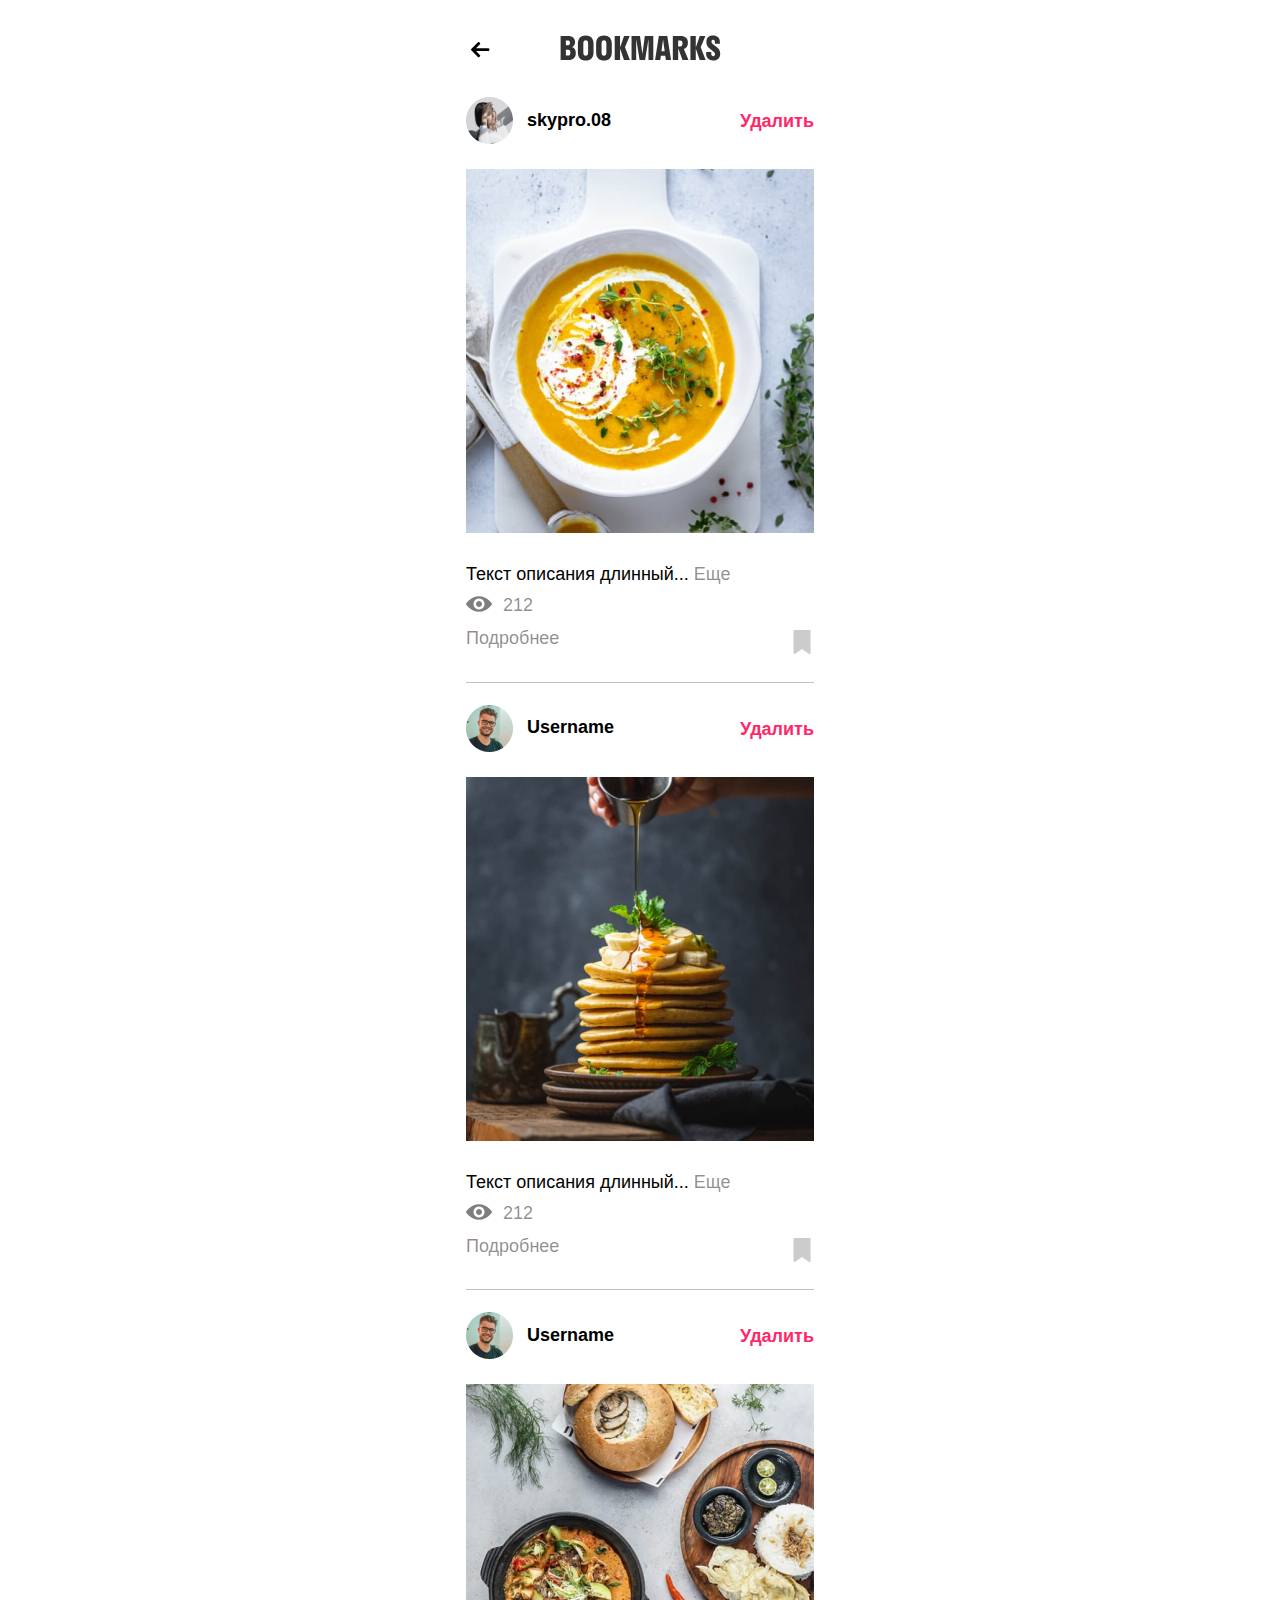
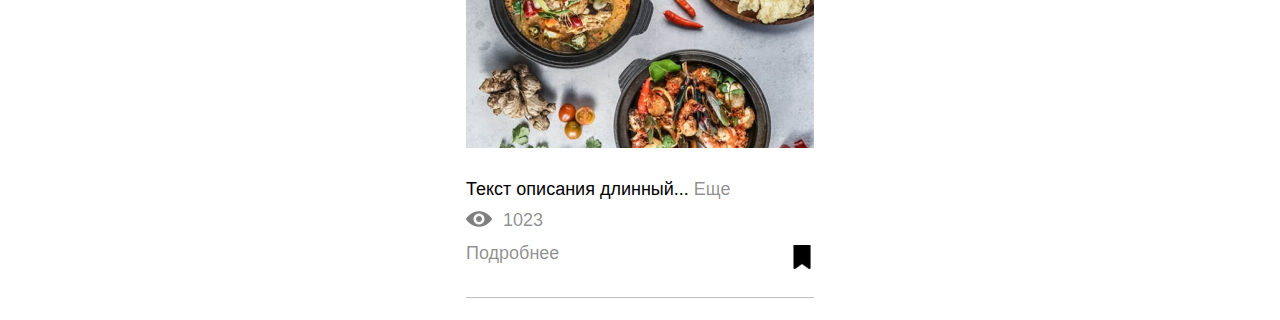
<file: templates/bookmarks.html>
<!DOCTYPE html>
<html lang="ru">

<head>
  <meta charset="UTF-8">
  <meta name="viewport" content="width=device-width, initial-scale=1.0">
  <title>SKYPROGRAM bookmarks</title>
  <link href="../static/css/styles.min.css" rel="stylesheet">
</head>

<body>
  <header class="container header">
    <div class="header__wrapper">
      <a href="/" class="header__btn-back">
        <svg class="header__btn-icon" width="19" height="16">
          <use xmlns:xlink="http://www.w3.org/1999/xlink" xlink:href="#back"></use>
        </svg>
      </a>
      <a href="/" class="header__logo-link">
        <svg class="header__logo" width="161" height="26">
          <use xmlns:xlink="http://www.w3.org/1999/xlink" xlink:href="#bookmarks"></use>
        </svg>
      </a>
    </div>
  </header>
  <main class="container">
    <section class="items">
      <div class="items__item item">
        <div class="item__top">
          <a href="/templates/user-feed.html-feed.html" class="item__head">
            <div class="item__ava-wrap">
              <img src="../static/img/ava1.png" alt="" class="item__ava" width="47">
            </div>
            <span class="item__username">skypro.08</span>
          </a>
          <a href="#" class="item__delete">Удалить</a>
        </div>
        <a href="/templates/post.html/post.html" class="item__post-link">
          <img src="../static/img/post5.jpg" alt="" width="348" class="item__post-img">
        </a>
        <p class="item__descr">Текст описания длинный... <a href="/templates/post.html/post.html" class="item__btn-more">Еще</a></p>
        <div class="item__post-info">
          <div class="item__counter">
            <img src="../static/img/eye.png" alt="" class="item__counter-icon" width="26">
            <span class="item__counter-text">212</span>
          </div>
        </div>
        <div class="item__post-bottom">
          <a href="/templates/post.html/post.html" class="item__btn-more">Подробнее</a>
          <button type="button" class="item__bookmark-btn">
            <img src="../static/img/bookmark.png" alt="" class="item__bookmark-icon" width="24">
          </button>
        </div>
      </div>
      <div class="items__item item">
        <div class="item__top">
          <a href="/templates/user-feed.html-feed.html" class="item__head">
            <div class="item__ava-wrap">
              <img src="../static/img/ava2.png" alt="" class="item__ava" width="47">
            </div>
            <span class="item__username">Username</span>
          </a>
          <a href="#" class="item__delete">Удалить</a>
        </div>
        <a href="/templates/post.html/post.html" class="item__post-link">
          <img src="../static/img/post6.jpg" alt="" width="348" class="item__post-img">
        </a>
        <p class="item__descr">Текст описания длинный... <a href="/templates/post.html/post.html" class="item__btn-more">Еще</a></p>
        <div class="item__post-info">
          <div class="item__counter">
            <img src="../static/img/eye.png" alt="" class="item__counter-icon" width="26">
            <span class="item__counter-text">212</span>
          </div>
        </div>
        <div class="item__post-bottom">
          <a href="/templates/post.html/post.html" class="item__btn-more">Подробнее</a>
          <button type="button" class="item__bookmark-btn">
            <img src="../static/img/bookmark.png" alt="" class="item__bookmark-icon" width="24">
          </button>
        </div>
      </div>
      <div class="items__item item">
        <div class="item__top">
          <a href="/templates/user-feed.html-feed.html" class="item__head">
            <div class="item__ava-wrap">
              <img src="../static/img/ava2.png" alt="" class="item__ava" width="47">
            </div>
            <span class="item__username">Username</span>
          </a>
          <a href="#" class="item__delete">Удалить</a>
        </div>
        <a href="/templates/post.html/post.html" class="item__post-link">
          <img src="../static/img/post7.jpg" alt="" width="348" class="item__post-img">
        </a>
        <p class="item__descr">Текст описания длинный... <a href="/templates/post.html/post.html" class="item__btn-more">Еще</a></p>
        <div class="item__post-info">
          <div class="item__counter">
            <img src="../static/img/eye.png" alt="" class="item__counter-icon" width="26">
            <span class="item__counter-text">1023</span>
          </div>
        </div>
        <div class="item__post-bottom">
          <a href="/templates/post.html/post.html" class="item__btn-more">Подробнее</a>
          <button type="button" class="item__bookmark-btn active">
            <img src="../static/img/bookmark.png" alt="" class="item__bookmark-icon" width="24">
          </button>
        </div>
      </div>
    </section>
  </main>
  <svg xmlns="http://www.w3.org/2000/svg" style="display:none">
    <symbol id="back" viewbox="0 0 19 16" fill="none" width="19" height="16">
      <path d="m17.34 6.19.028.006H5.074L8.94 2.322c.19-.189.293-.445.293-.714 0-.269-.104-.523-.293-.713L8.338.294A.997.997 0 0 0 7.628 0a.997.997 0 0 0-.71.293L.293 6.917A.995.995 0 0 0 0 7.63c0 .27.103.524.293.713l6.625 6.625c.189.189.441.293.71.293.269 0 .52-.104.71-.293l.601-.602a.995.995 0 0 0 .293-.71.965.965 0 0 0-.293-.696L5.031 9.064h12.322c.554 0 1.02-.477 1.02-1.03v-.851c0-.554-.48-.994-1.033-.994Z" fill="#000" />
    </symbol>
    <symbol id="bookmarks" viewbox="0 0 161 26" fill="none" width="161" height="26">
      <path d="M0.6 25H8.856C12.984 25 15.8 22.6 15.8 18.216V17.576C15.8 14.824 14.328 12.936 12.088 12.04C13.912 11.208 15.064 9.672 15.064 7.336V7.016C15.064 3.08 12.248 0.999998 8.152 0.999998H0.6V25ZM7.64 5.48C9.144 5.48 9.944 6.056 9.944 7.56V7.88C9.944 9.576 9.144 10.28 7.64 10.28H5.88V5.48H7.64ZM8.056 14.76C9.528 14.76 10.36 15.464 10.36 17.384V17.704C10.36 19.688 9.528 20.52 8.056 20.52H5.88V14.76H8.056ZM25.7138 25.48C30.5778 25.48 33.5538 22.728 33.5538 17.16V8.84C33.5538 3.272 30.5778 0.519999 25.7138 0.519999C20.8498 0.519999 17.8738 3.272 17.8738 8.84V17.16C17.8738 22.728 20.8498 25.48 25.7138 25.48ZM25.7138 20.84C24.2098 20.84 23.3138 19.976 23.3138 17.32V8.68C23.3138 6.024 24.2418 5.16 25.7138 5.16C27.2178 5.16 28.1138 6.024 28.1138 8.68V17.32C28.1138 19.976 27.2178 20.84 25.7138 20.84ZM43.9638 25.48C48.8278 25.48 51.8038 22.728 51.8038 17.16V8.84C51.8038 3.272 48.8278 0.519999 43.9638 0.519999C39.0998 0.519999 36.1238 3.272 36.1238 8.84V17.16C36.1238 22.728 39.0998 25.48 43.9638 25.48ZM43.9638 20.84C42.4598 20.84 41.5638 19.976 41.5638 17.32V8.68C41.5638 6.024 42.4918 5.16 43.9638 5.16C45.4678 5.16 46.3638 6.024 46.3638 8.68V17.32C46.3638 19.976 45.4678 20.84 43.9638 20.84ZM60.0698 0.999998H54.6938V25H60.0698V13.544L63.9738 25H69.9258L64.9658 12.264L69.7018 0.999998H64.0378L60.0698 12.424V0.999998ZM85.1055 25L88.4975 3.976V25H93.2975V0.999998H84.7855L82.4175 19.08L79.9855 0.999998H71.5375V25H76.1775V3.944L79.6015 25H85.1055ZM98.8423 0.999998L95.0663 25H100.282L100.858 20.68H105.274L105.85 25H111.066L107.29 0.999998H98.8423ZM101.466 16.2L103.066 4.52L104.666 16.2H101.466ZM118.195 25V13.192L122.515 25H128.499L123.859 13.896C126.291 13.064 127.891 11.144 127.891 8.168V7.24C127.891 3.176 124.915 0.999998 120.819 0.999998H112.819V25H118.195ZM120.083 5.48C121.587 5.48 122.515 6.184 122.515 8.168V8.616C122.515 10.76 121.587 11.624 120.083 11.624H118.195V5.48H120.083ZM135.789 0.999998H130.413V25H135.789V13.544L139.693 25H145.645L140.685 12.264L145.421 0.999998H139.757L135.789 12.424V0.999998ZM146.368 6.952C146.368 10.216 147.808 12.136 149.888 13.704L152.448 15.656C154.112 16.936 155.072 17.672 155.072 19.304C155.072 20.456 154.368 21.16 153.184 21.16C152.032 21.16 151.264 20.264 151.264 18.856V17H146.144V19.08C146.144 23.208 149.312 25.48 153.184 25.48C157.056 25.48 160.224 23.24 160.224 18.664C160.224 15.56 158.688 13.608 156.64 12.072L153.984 10.024C152.416 8.84 151.488 8.136 151.488 6.568C151.488 5.448 152.192 4.84 153.152 4.84C154.208 4.84 154.88 5.544 154.88 7.016V8.68H159.904V6.92C159.904 2.6 156.928 0.519999 153.152 0.519999C149.44 0.519999 146.368 2.344 146.368 6.952Z" fill="black" fill-opacity="0.8" />
    </symbol>
  </svg>
</body>

</html>
</file>
<file: static/css/styles.min.css>
/*! normalize.css v8.0.1 | MIT License | github.com/necolas/normalize.css */

@import url("https://fonts.googleapis.com/css2?family=Roboto:wght@300;400;500;700;900&display=swap");

html {
	line-height: 1.15;
	-webkit-text-size-adjust: 100%
}

body {
	margin: 0
}

main {
	display: block
}

h1 {
	font-size: 2em;
	margin: 0.67em 0
}

hr {
	box-sizing: content-box;
	height: 0;
	overflow: visible
}

pre {
	font-family: monospace, monospace;
	font-size: 1em
}

a {
	background-color: transparent
}

abbr[title] {
	border-bottom: none;
	text-decoration: underline;
	text-decoration: underline dotted
}

b,
strong {
	font-weight: bolder
}

code,
kbd,
samp {
	font-family: monospace, monospace;
	font-size: 1em
}

small {
	font-size: 80%
}

sub,
sup {
	font-size: 75%;
	line-height: 0;
	position: relative;
	vertical-align: baseline
}

sub {
	bottom: -0.25em
}

sup {
	top: -0.5em
}

img {
	border-style: none
}

button,
input,
optgroup,
select,
textarea {
	font-family: inherit;
	font-size: 100%;
	line-height: 1.15;
	margin: 0
}

button,
input {
	overflow: visible
}

button,
select {
	text-transform: none
}

button,
[type="button"],
[type="reset"],
[type="submit"] {
	-webkit-appearance: button
}

button::-moz-focus-inner,
[type="button"]::-moz-focus-inner,
[type="reset"]::-moz-focus-inner,
[type="submit"]::-moz-focus-inner {
	border-style: none;
	padding: 0
}

button:-moz-focusring,
[type="button"]:-moz-focusring,
[type="reset"]:-moz-focusring,
[type="submit"]:-moz-focusring {
	outline: 1px dotted ButtonText
}

fieldset {
	padding: 0.35em 0.75em 0.625em
}

legend {
	box-sizing: border-box;
	color: inherit;
	display: table;
	max-width: 100%;
	padding: 0;
	white-space: normal
}

progress {
	vertical-align: baseline
}

textarea {
	overflow: auto
}

[type="checkbox"],
[type="radio"] {
	box-sizing: border-box;
	padding: 0
}

[type="number"]::-webkit-inner-spin-button,
[type="number"]::-webkit-outer-spin-button {
	height: auto
}

[type="search"] {
	-webkit-appearance: textfield;
	outline-offset: -2px
}

[type="search"]::-webkit-search-decoration {
	-webkit-appearance: none
}

::-webkit-file-upload-button {
	-webkit-appearance: button;
	font: inherit
}

details {
	display: block
}

summary {
	display: list-item
}

template {
	display: none
}

[hidden] {
	display: none
}

body {
	font-family: 'Arial', sans-sefir;
	font-size: 18px;
	font-weight: 400;
	line-height: 29px;
	color: #000;
	background: #fff
}

a {
	cursor: pointer
}

p {
	margin: 0;
	padding: 0
}

img {
	height: auto
}

input,
button,
textarea {
	box-sizing: border-box;
	font-family: 'Arial', serif
}

.container {
	padding-left: 30px;
	padding-right: 30px;
	width: 100%;
	max-width: 348px;
	margin: 0 auto
}

.header__wrapper {
	position: relative;
	display: -webkit-box;
	display: -webkit-flex;
	display: -ms-flexbox;
	display: flex;
	-webkit-box-pack: center;
	-webkit-justify-content: center;
	-ms-flex-pack: center;
	justify-content: center;
	width: 100%;
	padding: 35px 0 27px
}

.header__btn-back {
	position: absolute;
	left: 5px;
	top: 38px
}

.header__nosvg {

    color: #000;
    font-size: 32px;
    text-decoration: none;
    font-weight: bold;

}

.header__logo-link {
	text-decoration: none;
}

.header__logo {
	max-width: 100%;
}

.header__logo__start {
	max-width: 100%;
	padding-right: 200px;
}

.header__bookmark-btn {
	position: absolute;
	right: 0;
	top: 34px;
	text-decoration: none;
	display: block
}

.header__bookmark-icon {
	display: inline-block;
	vertical-align: left
}

.header__search-btn {
	position: absolute;
	right: 60px;
	top: 32px;
	text-decoration: none;
	display: block
}

.header__search-icon {
	display: inline-block;
	vertical-align: middle
}

.header__bookmark-counter {
	font-size: 18px;
	font-weight: bold;
	color: #000;
	vertical-align: middle
}

.item {
	margin-bottom: 22px;
	padding-bottom: 23px;
	border-bottom: 1px solid rgba(0, 0, 0, 0.25)
}

.item--post {
	border-bottom: none
}

.item__top {
	display: -webkit-box;
	display: -webkit-flex;
	display: -ms-flexbox;
	display: flex;
	-webkit-box-pack: justify;
	-webkit-justify-content: space-between;
	-ms-flex-pack: justify;
	justify-content: space-between;
	-webkit-box-align: start;
	-webkit-align-items: start;
	-ms-flex-align: start;
	align-items: start
}

.item__delete {
	display: inline-block;
	padding-top: 10px;
	font-weight: bold;
	text-decoration: none;
	color: #FF2768
}

.item__head {
	display: -webkit-box;
	display: -webkit-flex;
	display: -ms-flexbox;
	display: flex;
	-webkit-box-align: center;
	-webkit-align-items: center;
	-ms-flex-align: center;
	align-items: center;
	text-decoration: none;
	margin-bottom: 16px
}

.item__ava-wrap {
	padding-right: 14px
}

.item__username {
	font-weight: bold;
	color: #000;
	padding-bottom: 10px
}

.item__post-link {
	display: block;
	line-height: 0;
	margin-bottom: 27px
}

.item__descr {
	margin-bottom: 2px
}

.item__text {
	margin-top: 23px;
	margin-bottom: 29px
}

.item__tag {
	display: inline-block;
	padding-right: 2px;
	font-weight: bold;
	color: #0085FF;
	text-decoration: none
}

.item__post-info {
	display: -webkit-box;
	display: -webkit-flex;
	display: -ms-flexbox;
	display: flex;
	-webkit-box-pack: justify;
	-webkit-justify-content: space-between;
	-ms-flex-pack: justify;
	justify-content: space-between;
	-webkit-box-align: center;
	-webkit-align-items: center;
	-ms-flex-align: center;
	align-items: center
}

.item__counter {
	display: -webkit-box;
	display: -webkit-flex;
	display: -ms-flexbox;
	display: flex;
	-webkit-box-align: center;
	-webkit-align-items: center;
	-ms-flex-align: center;
	align-items: center
}

.item__counter-icon {
	width: 26px;
	padding-bottom: 3px
}

.item__counter-text {
	padding-left: 11px;
	color: rgba(0, 0, 0, 0.45)
}

.item__comments-counter {
	color: rgba(0, 0, 0, 0.45)
}

.item__btn-more {
	display: inline-block;
	color: rgba(0, 0, 0, 0.45);
	text-decoration: none
}

.item__post-bottom {
	padding-top: 4px;
	display: -webkit-box;
	display: -webkit-flex;
	display: -ms-flexbox;
	display: flex;
	-webkit-box-pack: justify;
	-webkit-justify-content: space-between;
	-ms-flex-pack: justify;
	justify-content: space-between
}

.item__bookmark-btn {
	padding: 0;
	padding-top: 6px;
	border: none;
	outline: none;
	background: none;
	box-shadow: none;
	opacity: 0.2;
	-webkit-transition: all 0.5s linear;
	transition: all 0.5s linear
}

.item__bookmark-btn.active,
.item__bookmark-btn:hover {
	opacity: 1
}

.item__top .item__bookmark-btn {
	margin-top: 5px
}

.item__bottom {
	padding-top: 24px;
	padding-bottom: 30px;
	border-top: 1px solid #000;
	line-height: 20px
}

.item__comments {
	padding-top: 20px;
	margin-bottom: 32px;
	border-bottom: 1px solid rgba(0, 0, 0, 0.25)
}

.item__comment {
	margin-bottom: 23px
}

.search {
	padding-bottom: 28px;
	margin-bottom: 28px;
	border-bottom: 1px solid rgba(0, 0, 0, 0.25)
}

.search__input {
	display: block;
	width: 100%;
	padding: 18px 18px 16px;
	background: rgba(196, 196, 196, 0.25);
	border-radius: 6px;
	border: none;
	box-shadow: none;
	outline: none
}

.search__results {
	padding-top: 20px;
	text-align: center;
	font-size: 18px;
	color: rgba(0, 0, 0, 0.45)
}

.comment-form__input-wrap {
	margin-bottom: 20px
}

.comment-form__input,
.comment-form__textarea {
	display: block;
	width: 100%;
	padding: 12px 10px;
	border-radius: 6px;
	border: 1px solid rgba(0, 0, 0, 0.45);
	outline: none
}

.comment-form__btn {
	color: #fff;
	padding: 16px 24px;
	border-radius: 6px;
	background: #000;
	border: none;
	outline: none;
	-webkit-transition: all 0.5s linear;
	transition: all 0.5s linear
}

.comment-form__btn:hover {
	opacity: 0.75
}


/*# sourceMappingURL=styles.min.css.map */
</file>
